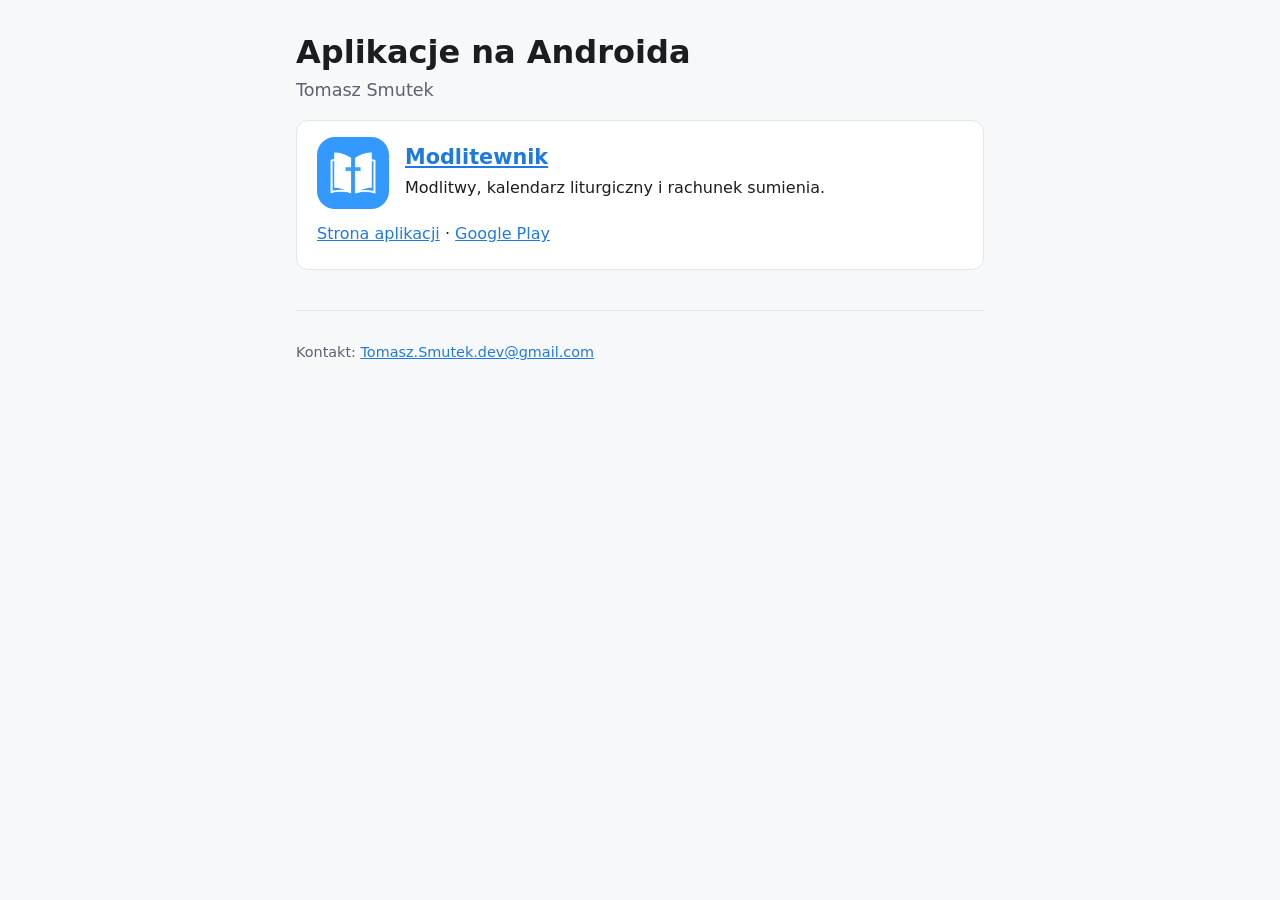
<file: index.html>
<!DOCTYPE html>
<html lang="pl">
<head>
    <meta charset="UTF-8">
    <meta name="viewport" content="width=device-width, initial-scale=1.0">
    <title>Tomasz Smutek – aplikacje na Androida</title>
    <meta name="description" content="Aplikacje na Androida autorstwa Tomasza Smutka.">
    <!-- Weryfikacja w Google Search Console: wklej tutaj metatag google-site-verification
         albo dodaj do katalogu głównego plik googleXXXXXXXX.html pobrany z Search Console. -->
    <link rel="stylesheet" href="style.css">
</head>
<body>
<main>

    <h1>Aplikacje na Androida</h1>
    <p class="lead">Tomasz Smutek</p>

    <div class="card">
        <header class="app-header" style="margin-bottom: 12px">
            <div class="app-icon"><img src="modlitewnik/ikona.png" alt=""></div>
            <div>
                <h2 style="margin: 0"><a href="modlitewnik/">Modlitewnik</a></h2>
                <p style="margin: 4px 0 0">Modlitwy, kalendarz liturgiczny i rachunek sumienia.</p>
            </div>
        </header>
        <ul class="links">
            <li><a href="modlitewnik/">Strona aplikacji</a> · <a href="https://play.google.com/store/apps/details?id=pl.smutek.tomasz.modlitewnik">Google Play</a></li>
        </ul>
    </div>

    <footer>
        <p>Kontakt: <a href="mailto:Tomasz.Smutek.dev@gmail.com">Tomasz.Smutek.dev@gmail.com</a></p>
    </footer>

</main>
</body>
</html>
</file>
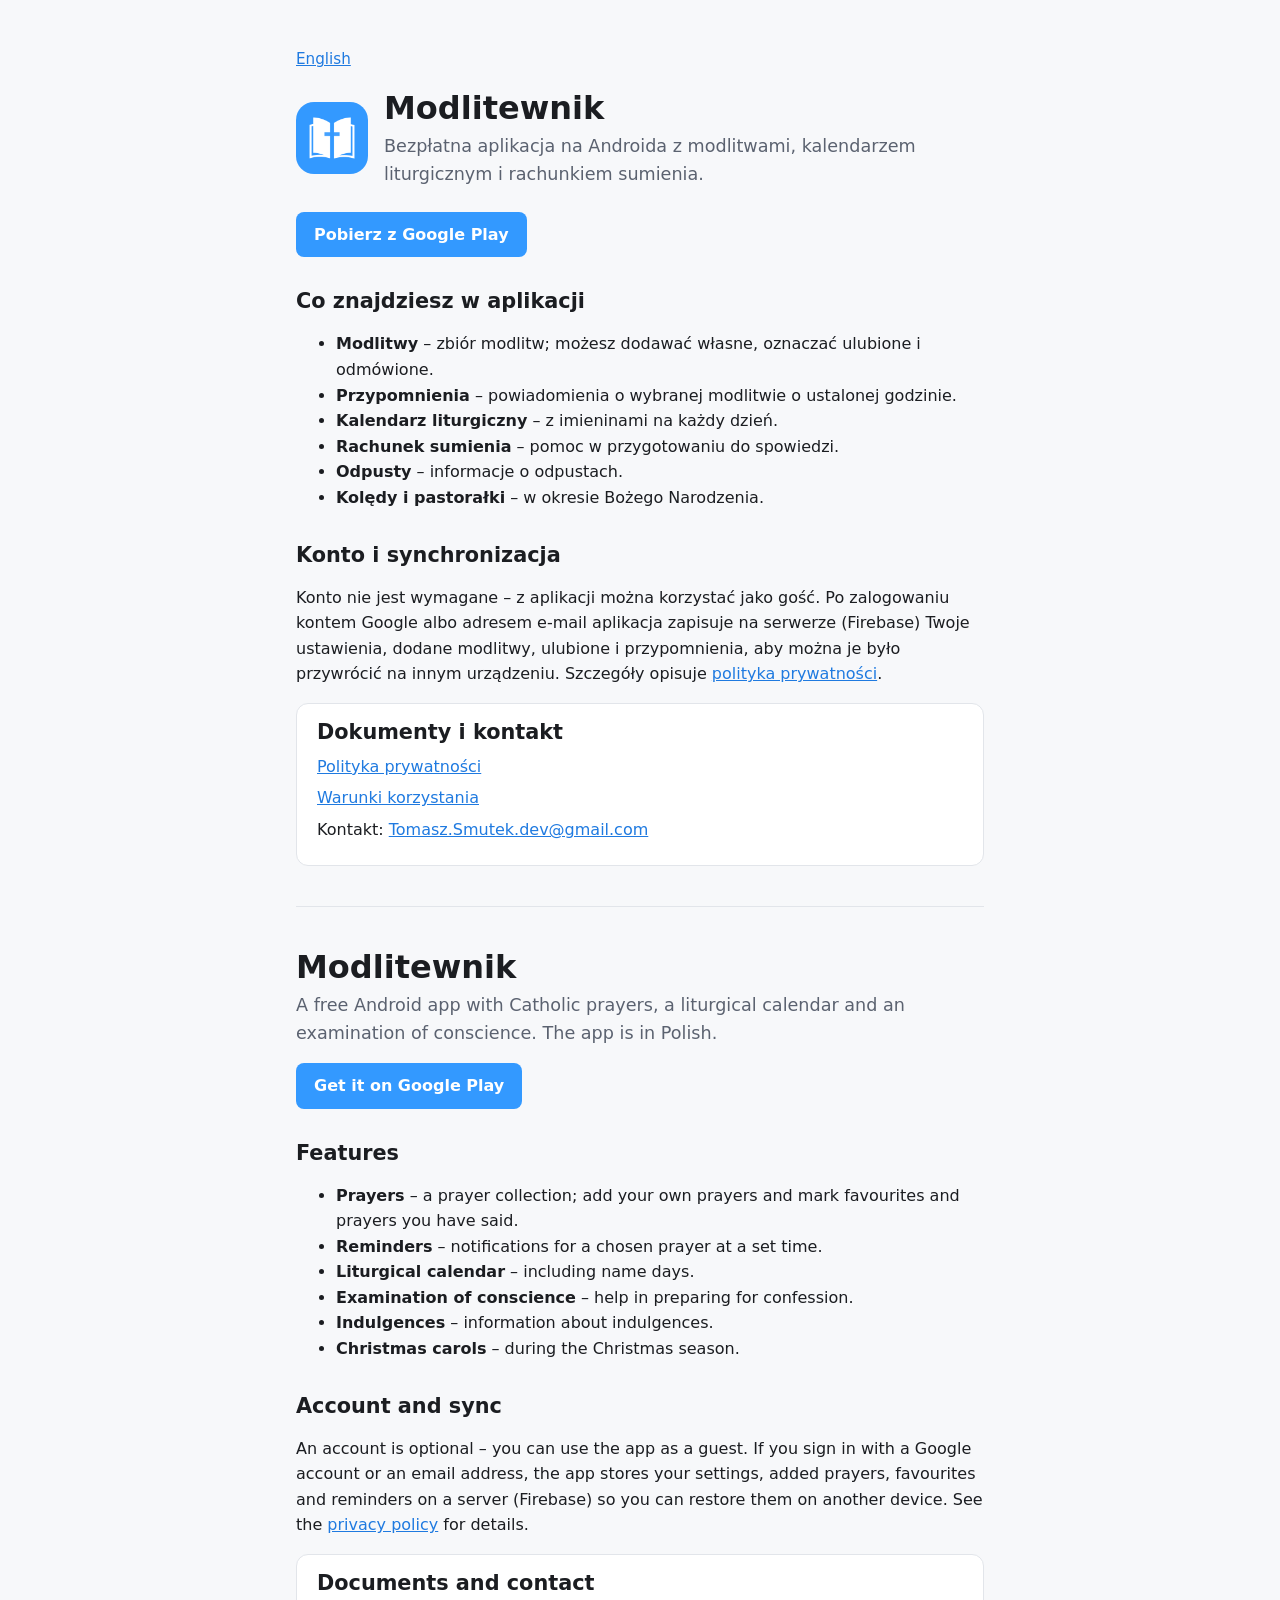
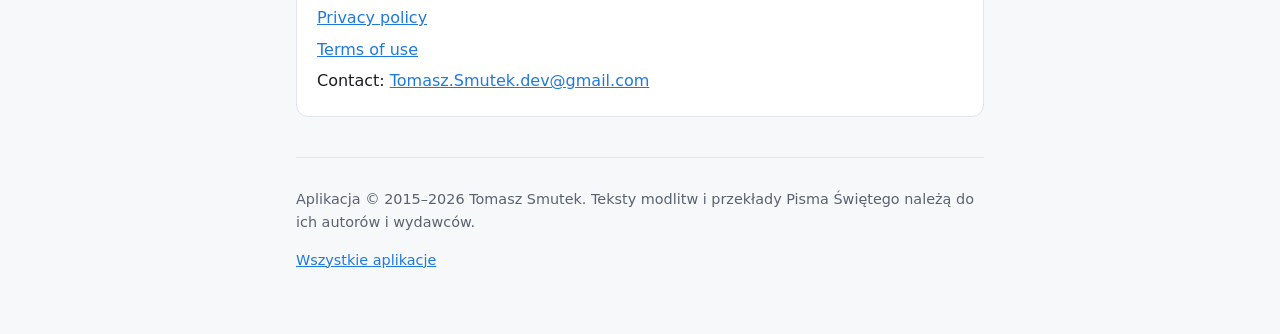
<file: modlitewnik/index.html>
<!DOCTYPE html>
<html lang="pl">
<head>
    <meta charset="UTF-8">
    <meta name="viewport" content="width=device-width, initial-scale=1.0">
    <title>Modlitewnik – aplikacja z modlitwami na Androida</title>
    <meta name="description" content="Modlitewnik to bezpłatna aplikacja na Androida z modlitwami, kalendarzem liturgicznym, rachunkiem sumienia i przypomnieniami o modlitwie.">
    <link rel="icon" type="image/png" href="ikona.png">
    <link rel="stylesheet" href="../style.css">
</head>
<body>
<main>

    <p class="lang"><a href="#english">English</a></p>

    <header class="app-header">
        <div class="app-icon"><img src="ikona.png" alt=""></div>
        <div>
            <h1>Modlitewnik</h1>
            <p class="lead">Bezpłatna aplikacja na Androida z modlitwami, kalendarzem liturgicznym i rachunkiem sumienia.</p>
        </div>
    </header>

    <p><a class="button" href="https://play.google.com/store/apps/details?id=pl.smutek.tomasz.modlitewnik">Pobierz z Google Play</a></p>

    <h2>Co znajdziesz w aplikacji</h2>
    <ul>
        <li><strong>Modlitwy</strong> – zbiór modlitw; możesz dodawać własne, oznaczać ulubione i odmówione.</li>
        <li><strong>Przypomnienia</strong> – powiadomienia o wybranej modlitwie o ustalonej godzinie.</li>
        <li><strong>Kalendarz liturgiczny</strong> – z imieninami na każdy dzień.</li>
        <li><strong>Rachunek sumienia</strong> – pomoc w przygotowaniu do spowiedzi.</li>
        <li><strong>Odpusty</strong> – informacje o odpustach.</li>
        <li><strong>Kolędy i pastorałki</strong> – w okresie Bożego Narodzenia.</li>
    </ul>

    <h2>Konto i synchronizacja</h2>
    <p>Konto nie jest wymagane – z aplikacji można korzystać jako gość. Po zalogowaniu kontem Google albo adresem e-mail aplikacja zapisuje na serwerze (Firebase) Twoje ustawienia, dodane modlitwy, ulubione i przypomnienia, aby można je było przywrócić na innym urządzeniu. Szczegóły opisuje <a href="https://czudaj.github.io/Modlitewnik-Privacy-Policy/">polityka prywatności</a>.</p>

    <div class="card">
        <h2>Dokumenty i kontakt</h2>
        <ul class="links">
            <li><a href="https://czudaj.github.io/Modlitewnik-Privacy-Policy/">Polityka prywatności</a></li>
            <li><a href="warunki/">Warunki korzystania</a></li>
            <li>Kontakt: <a href="mailto:Tomasz.Smutek.dev@gmail.com">Tomasz.Smutek.dev@gmail.com</a></li>
        </ul>
    </div>

    <hr>

    <section id="english" lang="en">
        <h1>Modlitewnik</h1>
        <p class="lead">A free Android app with Catholic prayers, a liturgical calendar and an examination of conscience. The app is in Polish.</p>

        <p><a class="button" href="https://play.google.com/store/apps/details?id=pl.smutek.tomasz.modlitewnik">Get it on Google Play</a></p>

        <h2>Features</h2>
        <ul>
            <li><strong>Prayers</strong> – a prayer collection; add your own prayers and mark favourites and prayers you have said.</li>
            <li><strong>Reminders</strong> – notifications for a chosen prayer at a set time.</li>
            <li><strong>Liturgical calendar</strong> – including name days.</li>
            <li><strong>Examination of conscience</strong> – help in preparing for confession.</li>
            <li><strong>Indulgences</strong> – information about indulgences.</li>
            <li><strong>Christmas carols</strong> – during the Christmas season.</li>
        </ul>

        <h2>Account and sync</h2>
        <p>An account is optional – you can use the app as a guest. If you sign in with a Google account or an email address, the app stores your settings, added prayers, favourites and reminders on a server (Firebase) so you can restore them on another device. See the <a href="https://czudaj.github.io/Modlitewnik-Privacy-Policy/#english">privacy policy</a> for details.</p>

        <div class="card">
            <h2>Documents and contact</h2>
            <ul class="links">
                <li><a href="https://czudaj.github.io/Modlitewnik-Privacy-Policy/#english">Privacy policy</a></li>
                <li><a href="warunki/#english">Terms of use</a></li>
                <li>Contact: <a href="mailto:Tomasz.Smutek.dev@gmail.com">Tomasz.Smutek.dev@gmail.com</a></li>
            </ul>
        </div>
    </section>

    <footer>
        <p>Aplikacja © 2015–2026 Tomasz Smutek. Teksty modlitw i przekłady Pisma Świętego należą do ich autorów i wydawców.</p>
        <p><a href="../">Wszystkie aplikacje</a></p>
    </footer>

</main>
</body>
</html>
</file>
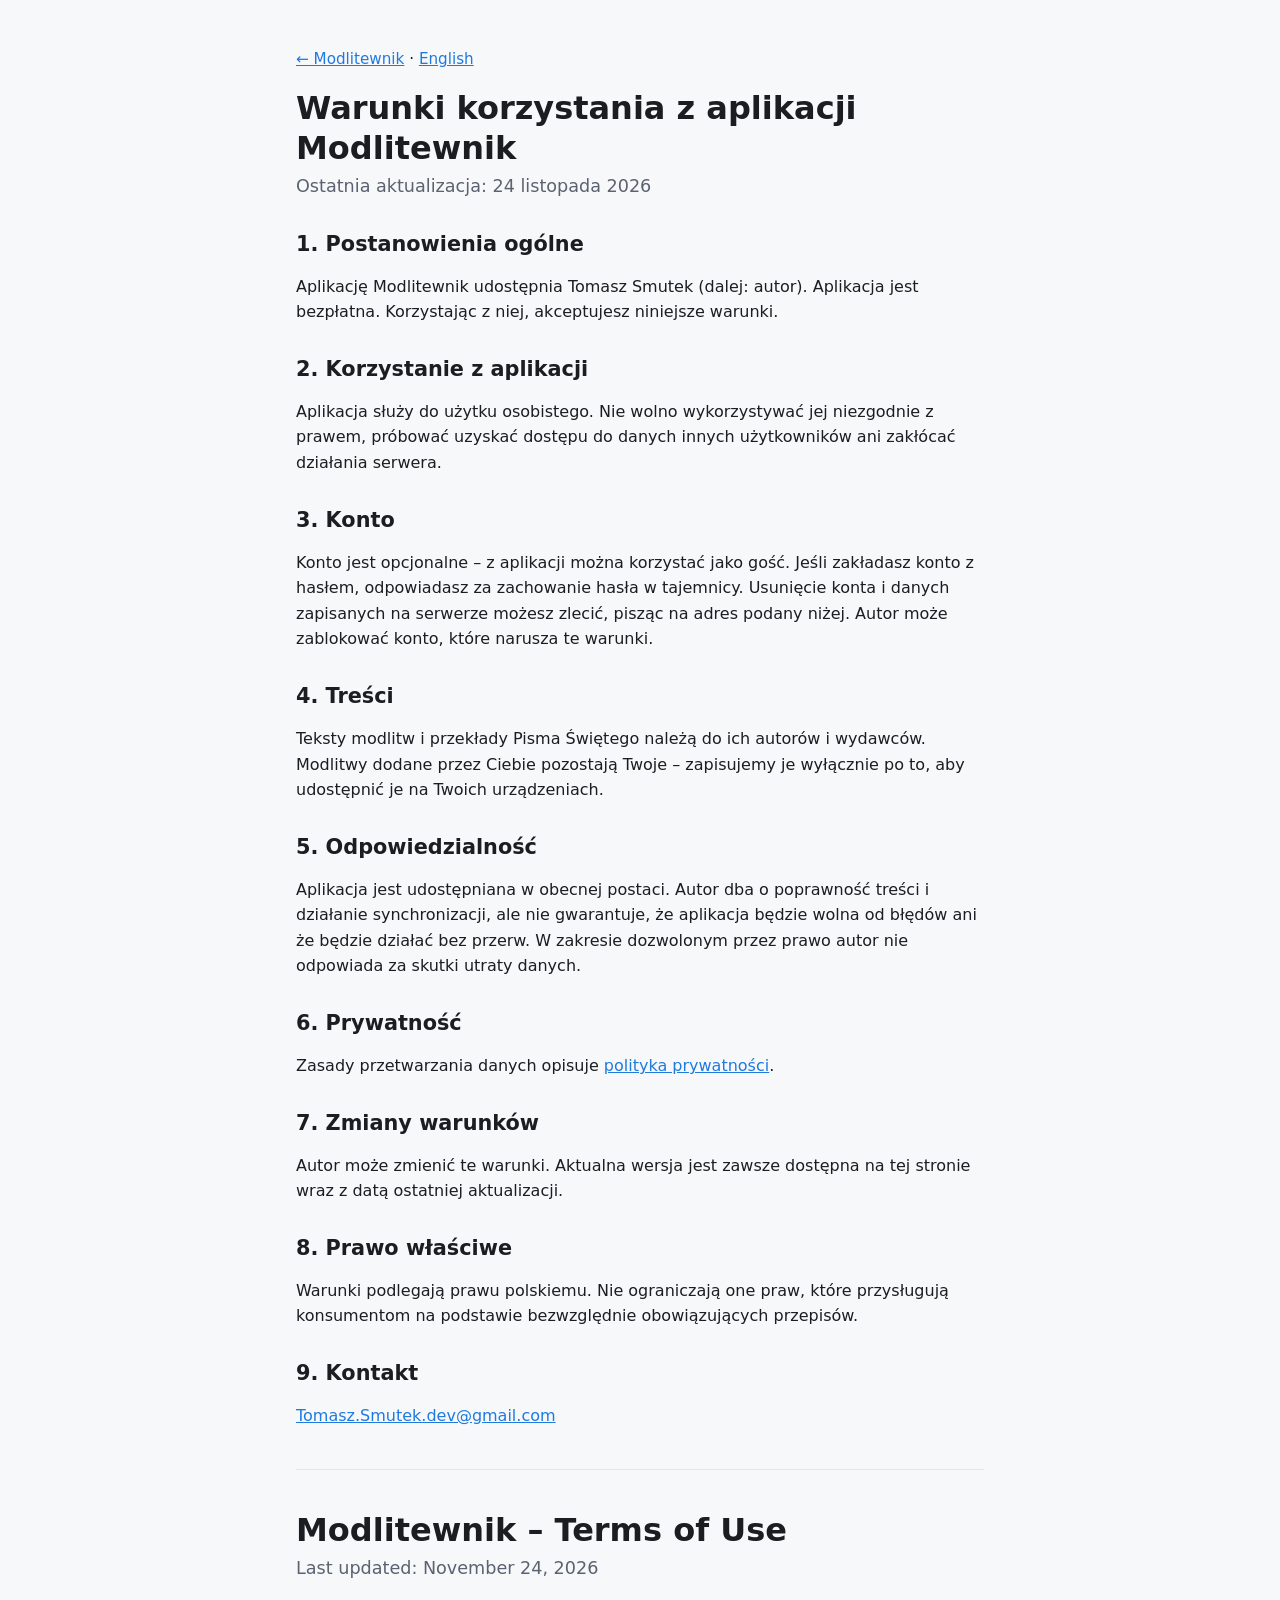
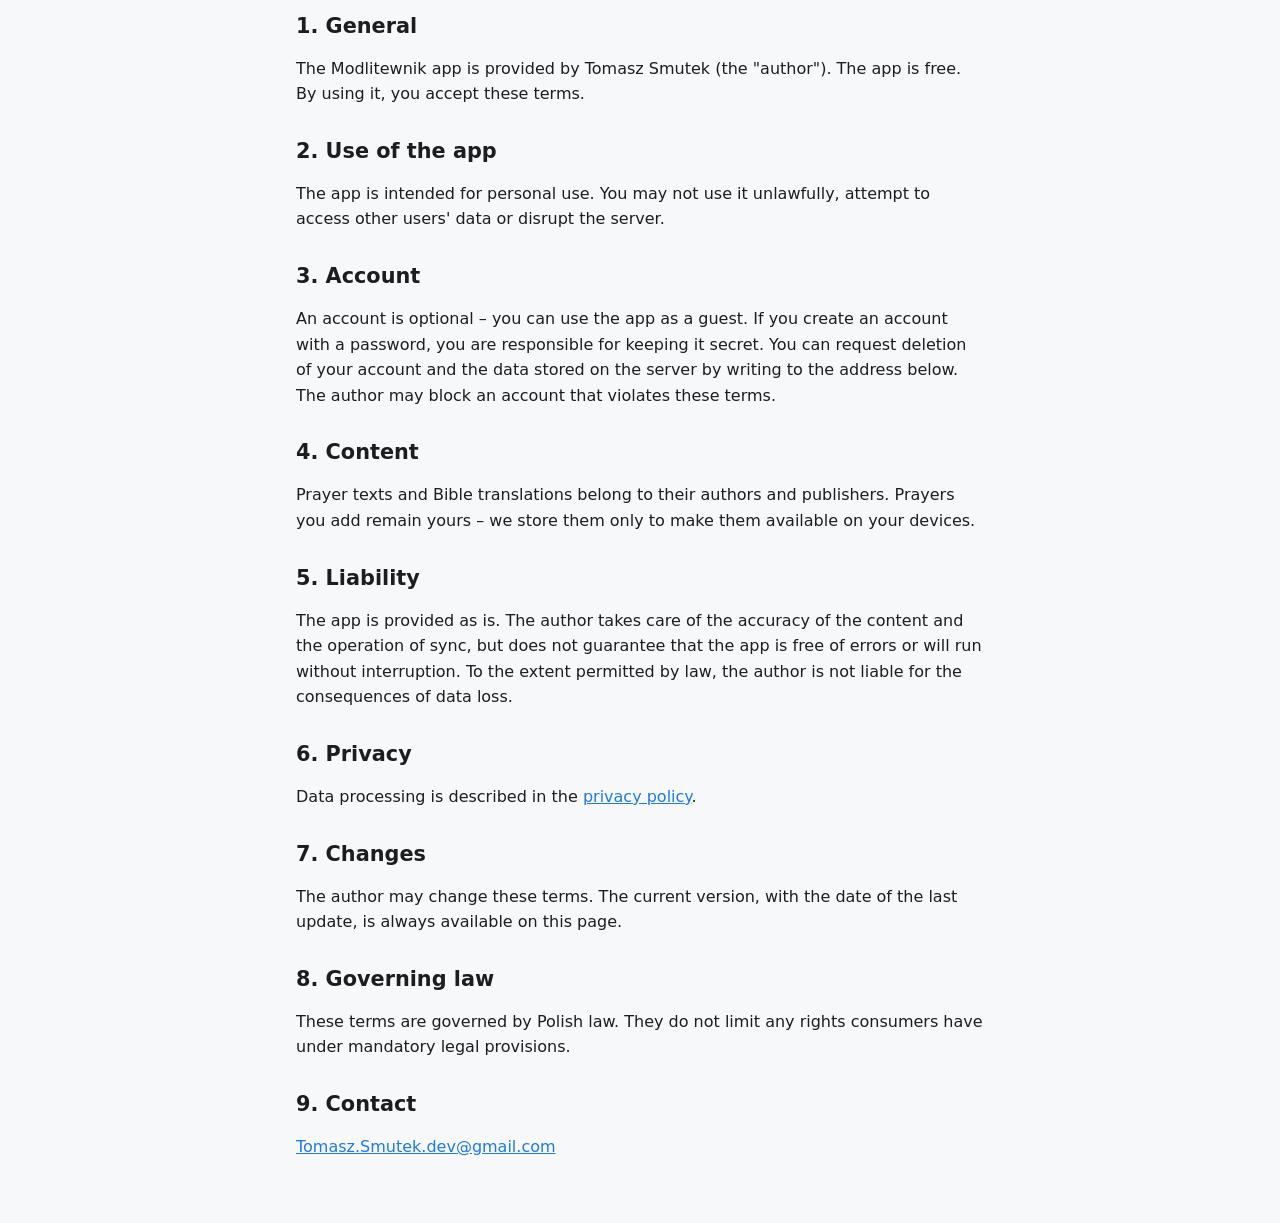
<file: modlitewnik/warunki/index.html>
<!DOCTYPE html>
<html lang="pl">
<head>
    <meta charset="UTF-8">
    <meta name="viewport" content="width=device-width, initial-scale=1.0">
    <title>Warunki korzystania – Modlitewnik</title>
    <link rel="icon" type="image/png" href="../ikona.png">
    <link rel="stylesheet" href="../../style.css">
</head>
<body>
<main>

    <p class="lang"><a href="../">← Modlitewnik</a> · <a href="#english">English</a></p>

    <h1>Warunki korzystania z aplikacji Modlitewnik</h1>
    <p class="lead">Ostatnia aktualizacja: 24 listopada 2026</p>

    <h2>1. Postanowienia ogólne</h2>
    <p>Aplikację Modlitewnik udostępnia Tomasz Smutek (dalej: autor). Aplikacja jest bezpłatna. Korzystając z niej, akceptujesz niniejsze warunki.</p>

    <h2>2. Korzystanie z aplikacji</h2>
    <p>Aplikacja służy do użytku osobistego. Nie wolno wykorzystywać jej niezgodnie z prawem, próbować uzyskać dostępu do danych innych użytkowników ani zakłócać działania serwera.</p>

    <h2>3. Konto</h2>
    <p>Konto jest opcjonalne – z aplikacji można korzystać jako gość. Jeśli zakładasz konto z hasłem, odpowiadasz za zachowanie hasła w tajemnicy. Usunięcie konta i danych zapisanych na serwerze możesz zlecić, pisząc na adres podany niżej. Autor może zablokować konto, które narusza te warunki.</p>

    <h2>4. Treści</h2>
    <p>Teksty modlitw i przekłady Pisma Świętego należą do ich autorów i wydawców. Modlitwy dodane przez Ciebie pozostają Twoje – zapisujemy je wyłącznie po to, aby udostępnić je na Twoich urządzeniach.</p>

    <h2>5. Odpowiedzialność</h2>
    <p>Aplikacja jest udostępniana w obecnej postaci. Autor dba o poprawność treści i działanie synchronizacji, ale nie gwarantuje, że aplikacja będzie wolna od błędów ani że będzie działać bez przerw. W zakresie dozwolonym przez prawo autor nie odpowiada za skutki utraty danych.</p>

    <h2>6. Prywatność</h2>
    <p>Zasady przetwarzania danych opisuje <a href="https://czudaj.github.io/Modlitewnik-Privacy-Policy/">polityka prywatności</a>.</p>

    <h2>7. Zmiany warunków</h2>
    <p>Autor może zmienić te warunki. Aktualna wersja jest zawsze dostępna na tej stronie wraz z datą ostatniej aktualizacji.</p>

    <h2>8. Prawo właściwe</h2>
    <p>Warunki podlegają prawu polskiemu. Nie ograniczają one praw, które przysługują konsumentom na podstawie bezwzględnie obowiązujących przepisów.</p>

    <h2>9. Kontakt</h2>
    <p><a href="mailto:Tomasz.Smutek.dev@gmail.com">Tomasz.Smutek.dev@gmail.com</a></p>

    <hr>

    <section id="english" lang="en">
        <h1>Modlitewnik – Terms of Use</h1>
        <p class="lead">Last updated: November 24, 2026</p>

        <h2>1. General</h2>
        <p>The Modlitewnik app is provided by Tomasz Smutek (the "author"). The app is free. By using it, you accept these terms.</p>

        <h2>2. Use of the app</h2>
        <p>The app is intended for personal use. You may not use it unlawfully, attempt to access other users' data or disrupt the server.</p>

        <h2>3. Account</h2>
        <p>An account is optional – you can use the app as a guest. If you create an account with a password, you are responsible for keeping it secret. You can request deletion of your account and the data stored on the server by writing to the address below. The author may block an account that violates these terms.</p>

        <h2>4. Content</h2>
        <p>Prayer texts and Bible translations belong to their authors and publishers. Prayers you add remain yours – we store them only to make them available on your devices.</p>

        <h2>5. Liability</h2>
        <p>The app is provided as is. The author takes care of the accuracy of the content and the operation of sync, but does not guarantee that the app is free of errors or will run without interruption. To the extent permitted by law, the author is not liable for the consequences of data loss.</p>

        <h2>6. Privacy</h2>
        <p>Data processing is described in the <a href="https://czudaj.github.io/Modlitewnik-Privacy-Policy/#english">privacy policy</a>.</p>

        <h2>7. Changes</h2>
        <p>The author may change these terms. The current version, with the date of the last update, is always available on this page.</p>

        <h2>8. Governing law</h2>
        <p>These terms are governed by Polish law. They do not limit any rights consumers have under mandatory legal provisions.</p>

        <h2>9. Contact</h2>
        <p><a href="mailto:Tomasz.Smutek.dev@gmail.com">Tomasz.Smutek.dev@gmail.com</a></p>
    </section>

</main>
</body>
</html>
</file>
<file: style.css>
:root {
    --bg: #f7f8fa;
    --surface: #ffffff;
    --text: #1b1d21;
    --muted: #5b6270;
    --border: #e2e5ea;
    --accent: #3399ff;
    --accent-strong: #1f7ae0;
    --on-accent: #ffffff;
}

@media (prefers-color-scheme: dark) {
    :root {
        --bg: #121418;
        --surface: #1b1e24;
        --text: #eceef2;
        --muted: #a3a9b5;
        --border: #2c313a;
        --accent: #3399ff;
        --accent-strong: #66b3ff;
        --on-accent: #ffffff;
    }
}

* {
    box-sizing: border-box;
}

html {
    -webkit-text-size-adjust: 100%;
}

body {
    margin: 0;
    background: var(--bg);
    color: var(--text);
    font: 16px/1.6 system-ui, -apple-system, "Segoe UI", Roboto, Arial, sans-serif;
}

main {
    max-width: 720px;
    margin: 0 auto;
    padding: 32px 16px 48px;
}

a {
    color: var(--accent-strong);
}

h1, h2, h3 {
    line-height: 1.25;
}

h1 {
    font-size: 2rem;
    margin: 0;
}

h2 {
    font-size: 1.3rem;
    margin: 2rem 0 0.5rem;
}

.lead {
    font-size: 1.1rem;
    color: var(--muted);
    margin: 0.25rem 0 0;
}

.app-header {
    display: flex;
    align-items: center;
    gap: 16px;
    margin-bottom: 24px;
}

.app-icon {
    flex: none;
    width: 72px;
    height: 72px;
    border-radius: 18px;
    background: var(--accent);
    display: grid;
    place-items: center;
}

.app-icon img {
    width: 56px;
    height: 56px;
}

.card {
    background: var(--surface);
    border: 1px solid var(--border);
    border-radius: 12px;
    padding: 16px 20px;
    margin: 16px 0;
}

.card h2,
.card h3 {
    margin-top: 0;
}

.button {
    display: inline-block;
    background: var(--accent);
    color: var(--on-accent);
    text-decoration: none;
    font-weight: 600;
    padding: 10px 18px;
    border-radius: 8px;
}

.button:hover {
    filter: brightness(1.08);
}

.links {
    list-style: none;
    padding: 0;
    margin: 0;
}

.links li {
    margin: 6px 0;
}

.lang {
    font-size: 0.95rem;
    margin-bottom: 16px;
}

footer {
    margin-top: 40px;
    padding-top: 16px;
    border-top: 1px solid var(--border);
    color: var(--muted);
    font-size: 0.9rem;
}

hr {
    border: 0;
    border-top: 1px solid var(--border);
    margin: 40px 0;
}
</file>
